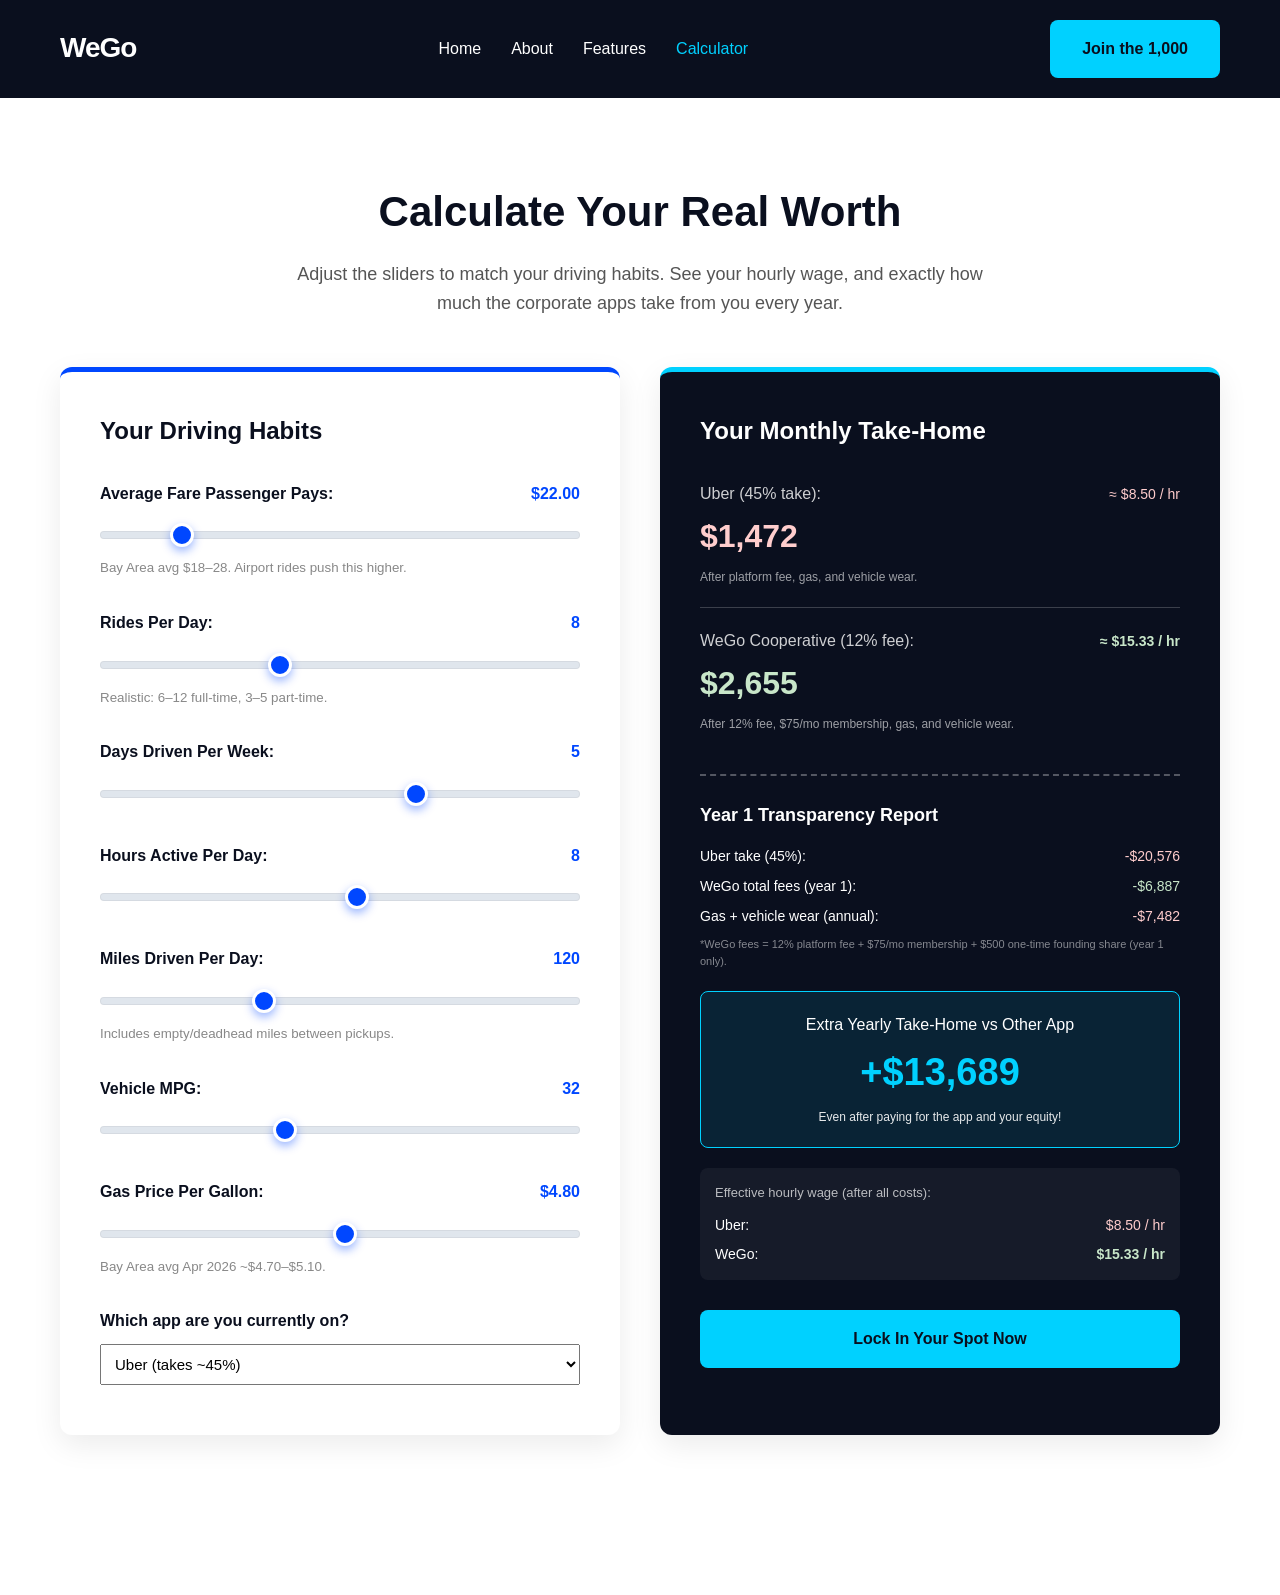
<file: calculator.html>
<!DOCTYPE html>
<html lang="en">
<head>
    <meta charset="UTF-8">
    <meta name="viewport" content="width=device-width, initial-scale=1.0">
    <title>Earnings Calculator | WeGo</title>
    <link rel="stylesheet" href="styles.css">
</head>
<body>

    <header>
        <div class="container">
            <div class="logo"><a href="index.html">WeGo</a></div>
            <nav>
                <ul>
                    <li><a href="index.html">Home</a></li>
                    <li><a href="about.html">About</a></li>
                    <li><a href="features.html">Features</a></li>
                    <li><a href="calculator.html" style="color: var(--secondary);">Calculator</a></li>
                </ul>
            </nav>
            <a href="contact.html" class="cta">Join the 1,000</a>
        </div>
    </header>

    <main>
        <section style="padding: 80px 0; background: var(--white);">
            <div class="container">
                <div class="section-header" style="text-align: center; margin-bottom: 50px;">
                    <h1 style="font-size: 42px; color: var(--dark); margin-bottom: 15px;">Calculate Your Real Worth</h1>
                    <p style="font-size: 18px; color: #555; max-width: 700px; margin: 0 auto;">Adjust the sliders to match your driving habits. See your hourly wage, and exactly how much the corporate apps take from you every year.</p>
                </div>

                <div class="service-row" style="gap: 40px; align-items: stretch;">

                    <!-- LEFT PANEL: Inputs -->
                    <div class="calculator-mockup" style="flex: 1; padding: 40px;">
                        <h3 style="margin-bottom: 30px; font-size: 24px;">Your Driving Habits</h3>

                        <div style="margin-bottom: 30px;">
                            <label style="display: flex; justify-content: space-between; font-weight: bold; margin-bottom: 10px;">
                                Average Fare Passenger Pays: <span id="fareValue" style="color: var(--primary);">$22.00</span>
                            </label>
                            <input type="range" id="avgFare" min="8" max="100" step="1" value="22" style="width: 100%; cursor: pointer;">
                            <small style="color: #888;">Bay Area avg $18–28. Airport rides push this higher.</small>
                        </div>

                        <div style="margin-bottom: 30px;">
                            <label style="display: flex; justify-content: space-between; font-weight: bold; margin-bottom: 10px;">
                                Rides Per Day: <span id="ridesValue" style="color: var(--primary);">8</span>
                            </label>
                            <input type="range" id="ridesPerDay" min="1" max="20" step="1" value="8" style="width: 100%; cursor: pointer;">
                            <small style="color: #888;">Realistic: 6–12 full-time, 3–5 part-time.</small>
                        </div>

                        <div style="margin-bottom: 30px;">
                            <label style="display: flex; justify-content: space-between; font-weight: bold; margin-bottom: 10px;">
                                Days Driven Per Week: <span id="daysValue" style="color: var(--primary);">5</span>
                            </label>
                            <input type="range" id="daysPerWeek" min="1" max="7" step="1" value="5" style="width: 100%; cursor: pointer;">
                        </div>

                        <div style="margin-bottom: 30px;">
                            <label style="display: flex; justify-content: space-between; font-weight: bold; margin-bottom: 10px;">
                                Hours Active Per Day: <span id="hoursValue" style="color: var(--primary);">8</span>
                            </label>
                            <input type="range" id="hoursPerDay" min="1" max="14" step="1" value="8" style="width: 100%; cursor: pointer;">
                        </div>

                        <div style="margin-bottom: 30px;">
                            <label style="display: flex; justify-content: space-between; font-weight: bold; margin-bottom: 10px;">
                                Miles Driven Per Day: <span id="milesValue" style="color: var(--primary);">120</span>
                            </label>
                            <input type="range" id="milesPerDay" min="30" max="300" step="5" value="120" style="width: 100%; cursor: pointer;">
                            <small style="color: #888;">Includes empty/deadhead miles between pickups.</small>
                        </div>

                        <div style="margin-bottom: 30px;">
                            <label style="display: flex; justify-content: space-between; font-weight: bold; margin-bottom: 10px;">
                                Vehicle MPG: <span id="mpgValue" style="color: var(--primary);">32</span>
                            </label>
                            <input type="range" id="vehicleMpg" min="15" max="60" step="1" value="32" style="width: 100%; cursor: pointer;">
                        </div>

                        <div style="margin-bottom: 30px;">
                            <label style="display: flex; justify-content: space-between; font-weight: bold; margin-bottom: 10px;">
                                Gas Price Per Gallon: <span id="gasValue" style="color: var(--primary);">$4.80</span>
                            </label>
                            <input type="range" id="gasPrice" min="2.50" max="7.00" step="0.10" value="4.80" style="width: 100%; cursor: pointer;">
                            <small style="color: #888;">Bay Area avg Apr 2026 ~$4.70–$5.10.</small>
                        </div>

                        <div style="margin-bottom: 10px;">
                            <label style="display: block; font-weight: bold; margin-bottom: 10px;">Which app are you currently on?</label>
                            <select id="platformSelect" style="width: 100%; padding: 10px; font-size: 15px; cursor: pointer;">
                                <option value="0.45">Uber (takes ~45%)</option>
                                <option value="0.42">Lyft (takes ~42%)</option>
                                <option value="0.435">Both / Not sure (avg ~43.5%)</option>
                            </select>
                        </div>
                    </div>

                    <!-- RIGHT PANEL: Results -->
                    <div class="calculator-mockup" style="flex: 1; padding: 40px; background: var(--dark); color: var(--white); border-top: 5px solid var(--secondary);">
                        <h3 style="margin-bottom: 30px; font-size: 24px; color: var(--white);">Your Monthly Take-Home</h3>

                        <!-- Other App Result -->
                        <div style="margin-bottom: 20px; padding-bottom: 20px; border-bottom: 1px solid rgba(255,255,255,0.2);">
                            <div style="display: flex; justify-content: space-between; align-items: baseline;">
                                <div style="font-size: 16px; opacity: 0.8;" id="otherAppLabel">Other App (45% take):</div>
                                <div id="otherHourly" style="font-size: 14px; color: #FFCDCD;">≈ $0.00 / hr</div>
                            </div>
                            <div id="otherTakeHome" style="font-size: 32px; font-weight: bold; color: #FFCDCD; margin-top: 5px;">$0</div>
                            <div style="font-size: 12px; opacity: 0.6; margin-top: 5px;">After platform fee, gas, and vehicle wear.</div>
                        </div>

                        <!-- WeGo Result -->
                        <div style="margin-bottom: 20px; padding-bottom: 20px;">
                            <div style="display: flex; justify-content: space-between; align-items: baseline;">
                                <div style="font-size: 16px; opacity: 0.8;">WeGo Cooperative (12% fee):</div>
                                <div id="wegoHourly" style="font-size: 14px; color: #C8E6C9; font-weight: bold;">≈ $0.00 / hr</div>
                            </div>
                            <div id="wegoTakeHome" style="font-size: 32px; font-weight: bold; color: #C8E6C9; margin-top: 5px;">$0</div>
                            <div style="font-size: 12px; opacity: 0.6; margin-top: 5px;">After 12% fee, $75/mo membership, gas, and vehicle wear.</div>
                        </div>

                        <!-- Year 1 Transparency Report -->
                        <div style="margin-top: 20px; padding-top: 25px; border-top: 2px dashed rgba(255,255,255,0.3);">
                            <h4 style="font-size: 18px; color: var(--white); margin-bottom: 15px;">Year 1 Transparency Report</h4>

                            <div style="display: flex; justify-content: space-between; font-size: 14px; margin-bottom: 8px;">
                                <span id="otherTakeLabel">Other App take (45%):</span>
                                <span id="yearlyOtherTake" style="color: #FFCDCD;">-$0</span>
                            </div>

                            <div style="display: flex; justify-content: space-between; font-size: 14px; margin-bottom: 8px;">
                                <span>WeGo total fees (year 1):</span>
                                <span id="yearlyWeGoFees" style="color: #C8E6C9;">-$0</span>
                            </div>

                            <div style="display: flex; justify-content: space-between; font-size: 14px; margin-bottom: 8px;">
                                <span>Gas + vehicle wear (annual):</span>
                                <span id="yearlyDrivingCosts" style="color: #FFCDCD;">-$0</span>
                            </div>

                            <div style="font-size: 11px; opacity: 0.5; margin-bottom: 20px;">*WeGo fees = 12% platform fee + $75/mo membership + $500 one-time founding share (year 1 only).</div>

                            <!-- Extra Cash Box -->
                            <div style="text-align: center; background: rgba(0, 209, 255, 0.1); border: 1px solid var(--secondary); padding: 20px; border-radius: 8px;">
                                <div style="font-size: 16px; margin-bottom: 5px;">Extra Yearly Take-Home vs Other App</div>
                                <div id="yearlyExtra" style="font-size: 38px; font-weight: 900; color: var(--secondary);">+$0</div>
                                <div style="font-size: 12px; opacity: 0.9; margin-top: 5px;" id="extraNote">Even after paying for the app and your equity!</div>
                            </div>

                            <!-- Hourly Comparison -->
                            <div style="margin-top: 20px; padding: 15px; background: rgba(255,255,255,0.05); border-radius: 8px;">
                                <div style="font-size: 13px; opacity: 0.7; margin-bottom: 10px;">Effective hourly wage (after all costs):</div>
                                <div style="display: flex; justify-content: space-between; font-size: 14px; margin-bottom: 6px;">
                                    <span id="otherHrLabel">Other App:</span>
                                    <span id="otherHrFinal" style="color: #FFCDCD;">$0.00 / hr</span>
                                </div>
                                <div style="display: flex; justify-content: space-between; font-size: 14px;">
                                    <span>WeGo:</span>
                                    <span id="wegoHrFinal" style="color: #C8E6C9; font-weight: bold;">$0.00 / hr</span>
                                </div>
                            </div>
                        </div>

                        <a href="contact.html" class="cta" style="width: 100%; text-align: center; margin-top: 30px; display: block;">Lock In Your Spot Now</a>
                    </div>

                </div>
            </div>
        </section>
    </main>

    <script>
        const fareInput       = document.getElementById('avgFare');
        const ridesInput      = document.getElementById('ridesPerDay');
        const daysInput       = document.getElementById('daysPerWeek');
        const hoursInput      = document.getElementById('hoursPerDay');
        const milesInput      = document.getElementById('milesPerDay');
        const mpgInput        = document.getElementById('vehicleMpg');
        const gasInput        = document.getElementById('gasPrice');
        const platformSelect  = document.getElementById('platformSelect');

        const fareDisplay     = document.getElementById('fareValue');
        const ridesDisplay    = document.getElementById('ridesValue');
        const daysDisplay     = document.getElementById('daysValue');
        const hoursDisplay    = document.getElementById('hoursValue');
        const milesDisplay    = document.getElementById('milesValue');
        const mpgDisplay      = document.getElementById('mpgValue');
        const gasDisplay      = document.getElementById('gasValue');

        function fmt(n) {
            return '$' + Math.round(n).toLocaleString();
        }

        function calculateEarnings() {
            const fare       = parseFloat(fareInput.value);
            const rides      = parseInt(ridesInput.value);
            const days       = parseInt(daysInput.value);
            const hours      = parseInt(hoursInput.value);
            const miles      = parseFloat(milesInput.value);
            const mpg        = parseFloat(mpgInput.value);
            const gas        = parseFloat(gasInput.value);
            const otherTake  = parseFloat(platformSelect.value);

            fareDisplay.innerText  = '$' + fare.toFixed(2);
            ridesDisplay.innerText = rides;
            daysDisplay.innerText  = days;
            hoursDisplay.innerText = hours;
            milesDisplay.innerText = miles;
            mpgDisplay.innerText   = mpg;
            gasDisplay.innerText   = '$' + gas.toFixed(2);

            const platformNames = {
                '0.45':  'Uber',
                '0.42':  'Lyft',
                '0.435': 'Other App'
            };
            const name = platformNames[String(otherTake)] || 'Other App';
            const takePct = Math.round(otherTake * 100);

            document.getElementById('otherAppLabel').innerText  = name + ' (' + takePct + '% take):';
            document.getElementById('otherTakeLabel').innerText = name + ' take (' + takePct + '%):';
            document.getElementById('otherHrLabel').innerText   = name + ':';

            const weeksPerMonth  = 4.33;
            const ridesPerMonth  = rides * days * weeksPerMonth;
            const hoursPerMonth  = hours * days * weeksPerMonth;
            const milesPerMonth  = miles * days * weeksPerMonth;

            const grossMonthly   = fare * ridesPerMonth;

            // Driving costs (same for both platforms)
            const gasCostMonth   = (milesPerMonth / mpg) * gas;
            const wearCostMonth  = milesPerMonth * 0.09; // $0.09/mi vehicle wear
            const drivingCostsMo = gasCostMonth + wearCostMonth;

            // Other App math
            const otherNetBeforeCosts = grossMonthly * (1 - otherTake);
            const otherNetMonth       = otherNetBeforeCosts - drivingCostsMo;
            const otherHourly         = otherNetMonth / hoursPerMonth;

            // WeGo math
            const wegoFeeRate    = 0.12;
            const wegoMembership = 75;
            const wegoNetBeforeCosts = grossMonthly * (1 - wegoFeeRate);
            const wegoNetMonth       = wegoNetBeforeCosts - drivingCostsMo - wegoMembership;
            const wegoHourly         = wegoNetMonth / hoursPerMonth;

            // Annual figures
            const yearlyOtherTake   = grossMonthly * otherTake * 12;
            const yearlyWeGoFees    = (grossMonthly * wegoFeeRate * 12) + (wegoMembership * 12) + 500;
            const yearlyDrivingCosts = drivingCostsMo * 12;

            const yearlyOtherNet    = otherNetMonth * 12;
            const yearlyWeGoNet     = (wegoNetMonth * 12) - 500; // subtract one-time founding share
            const yearlyExtra       = yearlyWeGoNet - yearlyOtherNet;

            // Update UI
            document.getElementById('otherTakeHome').innerText  = fmt(otherNetMonth);
            document.getElementById('wegoTakeHome').innerText   = fmt(wegoNetMonth);
            document.getElementById('otherHourly').innerText    = '≈ $' + otherHourly.toFixed(2) + ' / hr';
            document.getElementById('wegoHourly').innerText     = '≈ $' + wegoHourly.toFixed(2) + ' / hr';
            document.getElementById('otherHrFinal').innerText   = '$' + otherHourly.toFixed(2) + ' / hr';
            document.getElementById('wegoHrFinal').innerText    = '$' + wegoHourly.toFixed(2) + ' / hr';

            document.getElementById('yearlyOtherTake').innerText    = '-' + fmt(yearlyOtherTake);
            document.getElementById('yearlyWeGoFees').innerText     = '-' + fmt(yearlyWeGoFees);
            document.getElementById('yearlyDrivingCosts').innerText = '-' + fmt(yearlyDrivingCosts);

            const sign = yearlyExtra >= 0 ? '+' : '';
            document.getElementById('yearlyExtra').innerText = sign + '$' + Math.abs(Math.round(yearlyExtra)).toLocaleString();
            document.getElementById('extraNote').innerText = yearlyExtra >= 0
                ? 'Even after paying for the app and your equity!'
                : 'Increase your ride volume or fare to see WeGo pull ahead.';
        }

        fareInput.addEventListener('input', calculateEarnings);
        ridesInput.addEventListener('input', calculateEarnings);
        daysInput.addEventListener('input', calculateEarnings);
        hoursInput.addEventListener('input', calculateEarnings);
        milesInput.addEventListener('input', calculateEarnings);
        mpgInput.addEventListener('input', calculateEarnings);
        gasInput.addEventListener('input', calculateEarnings);
        platformSelect.addEventListener('change', calculateEarnings);

        calculateEarnings();
    </script>
</body>
</html>
</file>
<file: styles.css>
/* =========================================
   1. VARIABLES & BASE SETUP
   ========================================= */
:root {
    --primary: #0047FF; 
    --secondary: #00D1FF; 
    --dark: #0A0F1E; 
    --light: #F4F7FA;
    --white: #FFFFFF;
}

* { margin: 0; padding: 0; box-sizing: border-box; font-family: 'Inter', sans-serif; }
body { background: var(--light); color: var(--dark); line-height: 1.6; }
.container { max-width: 1200px; margin: 0 auto; padding: 0 20px; }

/* =========================================
   2. HEADER & NAVIGATION
   ========================================= */
header { background: var(--dark); padding: 20px 0; position: sticky; top: 0; z-index: 100; }
header .container { display: flex; justify-content: space-between; align-items: center; }
.logo { color: var(--white); font-size: 28px; font-weight: 800; letter-spacing: -1px; }
.logo a { color: var(--white); text-decoration: none; }
nav ul { display: flex; list-style: none; gap: 30px; }
nav ul li a { color: var(--white); text-decoration: none; font-weight: 500; transition: 0.3s; }
nav ul li a:hover { color: var(--secondary); }

/* =========================================
   3. HERO SECTIONS 
   ========================================= */
.hero { background: linear-gradient(135deg, var(--dark) 0%, var(--primary) 100%); color: var(--white); padding: 120px 0 100px; text-align: center; }
.hero h2 { font-size: 52px; margin-bottom: 24px; font-weight: 800; }
.hero p { font-size: 20px; max-width: 800px; margin: 0 auto 40px; opacity: 0.9; line-height: 1.6; }

.highlight-math {
    font-size: 1.5em; 
    font-weight: 900; 
    color: var(--secondary); 
    text-transform: uppercase; 
}

/* =========================================
   4. BUTTONS & LINKS
   ========================================= */
.cta { background: var(--secondary); color: var(--dark); padding: 16px 32px; border-radius: 8px; text-decoration: none; font-weight: 700; transition: 0.3s ease; display: inline-block; border: none; cursor: pointer; }
.cta:hover { transform: translateY(-3px); box-shadow: 0 10px 20px rgba(0,209,255,0.3); }

.hero-ctas { margin-top: 30px; display: flex; justify-content: center; gap: 20px; }
.hero-ctas a { color: var(--white); text-decoration: none; font-weight: 700; font-size: 18px; padding: 14px 32px; border: 2px solid var(--white); border-radius: 8px; transition: 0.3s ease; display: inline-block; }
.hero-ctas a:hover { background: var(--white); color: var(--primary); transform: translateY(-3px); box-shadow: 0 10px 20px rgba(255, 255, 255, 0.2); }

/* =========================================
   5. FEATURE CARDS & GRIDS
   ========================================= */
.feature-grid { display: grid; grid-template-columns: repeat(auto-fit, minmax(280px, 1fr)); gap: 40px; padding: 80px 0;} 
.feature-card { background: var(--light); padding: 50px 40px; border-radius: 12px; box-shadow: 0 4px 6px rgba(0,0,0,0.05); transition: 0.3s ease; border-top: 4px solid var(--primary); }
.feature-card:hover { transform: translateY(-10px); }
.feature-card h3 { color: var(--dark); margin-bottom: 20px; font-size: 26px; font-weight: 800; }
.feature-card p { font-size: 16px; opacity: 0.8; line-height: 1.7; }

.dashboard-grid { display: grid; grid-template-columns: repeat(12, 1fr); gap: 30px; margin-bottom: 80px; } 
.stats-panel { background: var(--white); padding: 30px; border-radius: 12px; box-shadow: 0 10px 30px rgba(0,0,0,0.05); }

/* =========================================
   6. SERVICES LAYOUT
   ========================================= */
.service-list { display: grid; grid-template-columns: repeat(auto-fit, minmax(320px, 1fr)); gap: 40px; padding: 80px 0; }
.service-item { background: var(--white); padding: 40px; border-radius: 12px; border-left: 6px solid var(--primary); box-shadow: 0 4px 10px rgba(0,0,0,0.03); transition: 0.3s ease; }
.service-item:hover { transform: translateY(-5px); box-shadow: 0 10px 25px rgba(0, 71, 255, 0.1); }
.service-item h3 { color: var(--dark); font-size: 24px; margin-bottom: 16px; }
.service-item p { font-size: 16px; opacity: 0.8; line-height: 1.7; }

.service-row { display: grid; grid-template-columns: 1fr 1fr; gap: 60px; align-items: center; margin-bottom: 80px; } 
.service-row.reverse-row { direction: rtl; }
.service-row.reverse-row .service-text { direction: ltr; }
.service-text h3 { font-size: 32px; color: var(--primary); margin-bottom: 24px; }
.service-text p { font-size: 18px; line-height: 1.7; margin-bottom: 24px; }
.service-text ul { list-style: none; padding: 0; }
.service-text ul li { font-size: 16px; margin-bottom: 16px; padding-left: 35px; position: relative; }
.service-text ul li::before { content: '✓'; color: var(--primary); position: absolute; left: 0; font-weight: bold; font-size: 18px; }

.service-graphic { background: #e0e6ed; height: 450px; border-radius: 12px; border: 2px solid var(--primary); display: flex; align-items: center; justify-content: center; color: var(--dark); font-weight: 700; opacity: 0.8; box-shadow: 0 10px 30px rgba(0,0,0,0.05); }

/* =========================================
   7. CONTACT FORM
   ========================================= */
.contact-form { display: flex; flex-direction: column; gap: 24px; }
.form-row { display: grid; grid-template-columns: 1fr 1fr; gap: 24px; }
.contact-form input, .contact-form select, .contact-form textarea { width: 100%; padding: 16px; border: 1px solid #ccc; border-radius: 8px; font-size: 16px; background: #f9fbfd; transition: 0.3s; }
.contact-form input:focus, .contact-form select:focus, .contact-form textarea:focus { outline: none; border-color: var(--primary); box-shadow: 0 0 0 3px rgba(0, 71, 255, 0.1); }
.contact-form textarea { resize: vertical; min-height: 150px; }
.submit-btn { width: 100%; padding: 18px; font-size: 18px; margin-top: 10px; }

/* =========================================
   8. URGENCY, COMPARISON & CALCULATOR UI
   ========================================= */
.urgency-badge {
    background: rgba(255, 255, 255, 0.15);
    color: var(--white);
    display: inline-block;
    padding: 10px 20px;
    border-radius: 50px;
    font-weight: 600;
    font-size: 14px;
    margin-bottom: 30px;
    border: 1px solid rgba(255, 255, 255, 0.3);
}

.comparison-section {
    padding: 100px 0; 
}

.comparison-grid {
    display: grid;
    grid-template-columns: 1fr 1fr;
    gap: 40px;
    margin-top: 50px;
}

.compare-card {
    padding: 50px;
    border-radius: 12px;
}

.compare-card h3 {
    font-size: 28px;
    margin-bottom: 30px;
}

.compare-card ul {
    list-style: none;
    padding: 0;
}

.compare-card ul li {
    margin-bottom: 20px;
    font-size: 18px;
    padding-left: 35px;
    position: relative;
}

.old-way { background: #FFEBEB; border: 1px solid #FFCDCD; }
.old-way h3 { color: #D32F2F; }
.old-way ul li::before { content: '✖'; color: #D32F2F; position: absolute; left: 0; }

.wego-way { background: #E8F5E9; border: 1px solid #C8E6C9; box-shadow: 0 10px 30px rgba(0,0,0,0.05); }
.wego-way h3 { color: #2E7D32; }
.wego-way ul li::before { content: '✓'; color: #2E7D32; position: absolute; left: 0; font-weight: bold; }

.calculator-mockup {
    background: var(--white);
    padding: 50px;
    border-radius: 12px;
    box-shadow: 0 10px 30px rgba(0,0,0,0.08);
    border-top: 5px solid var(--primary);
}

.calc-result {
    background: var(--light);
    padding: 30px;
    border-radius: 8px;
    text-align: center;
    margin-top: 30px;
}

.pension-amount {
    font-size: 48px;
    font-weight: 800;
    color: var(--primary);
    margin: 10px 0;
}

.pension-amount span {
    font-size: 20px;
    color: var(--dark);
}

/* =========================================
   9. MEGA FOOTER
   ========================================= */
.mega-footer { background: var(--dark); color: var(--white); padding: 100px 0 40px; margin-top: 100px; }
.footer-brand { margin-bottom: 60px; }
.footer-brand h2 { font-size: 42px; margin-bottom: 15px; letter-spacing: -1px; }
.help-link { color: var(--white); text-decoration: none; font-size: 16px; opacity: 0.8; transition: 0.3s; }
.help-link:hover { opacity: 1; color: var(--secondary); }

.footer-grid { display: grid; grid-template-columns: repeat(3, 1fr); gap: 50px; margin-bottom: 60px; }
.footer-col h4 { font-size: 20px; margin-bottom: 25px; font-weight: 600; }
.footer-col ul { list-style: none; padding: 0; }
.footer-col ul li { margin-bottom: 18px; }
.footer-col ul li a { color: #A0AABF; text-decoration: none; font-size: 15px; transition: 0.3s; }
.footer-col ul li a:hover { color: var(--white); padding-left: 5px; }

.footer-apps { display: flex; gap: 24px; margin-bottom: 60px; padding-top: 50px; border-top: 1px solid rgba(255, 255, 255, 0.1); }
.app-btn { display: flex; align-items: center; background: transparent; border: 2px solid #A0AABF; border-radius: 8px; padding: 12px 24px; color: var(--white); text-decoration: none; transition: 0.3s; }
.app-btn:hover { border-color: var(--white); background: rgba(255,255,255,0.05); }

.store-badge img { height: 45px; width: auto; transition: 0.3s ease; }
.store-badge img:hover { transform: translateY(-3px); opacity: 0.9; }

.footer-meta { display: flex; justify-content: space-between; align-items: flex-end; padding-top: 40px; border-top: 1px solid rgba(255, 255, 255, 0.1); }
.social-icons { display: flex; align-items: center; gap: 24px; margin-bottom: 24px; }
.social-icons a { color: var(--white); transition: 0.3s ease; display: inline-flex; }
.social-icons a:hover { color: var(--secondary); transform: translateY(-3px); }

.locale-info span { margin-right: 24px; color: #A0AABF; font-size: 15px; }
.meta-right { text-align: right; }
.meta-right a { color: #A0AABF; text-decoration: none; margin-left: 24px; font-size: 14px; }
.meta-right a:hover, .social-icons a:hover { color: var(--secondary); }
.copyright { color: #A0AABF; font-size: 14px; margin-top: 20px; }

/* =========================================
   10. MOBILE RESPONSIVENESS (The Final Polish)
   ========================================= */
@media (max-width: 768px) {
    /* Hero fixes */
    .hero { padding: 80px 0 60px; }
    .hero-ctas { flex-direction: column; gap: 15px; }
    .hero-ctas a { margin: 0 !important; width: 100%; text-align: center; }
    .hero h2 { font-size: 36px; }
    .hero p { font-size: 18px; }

    /* Nav Fixes */
    header .container { flex-direction: column; gap: 20px; }
    nav ul { flex-wrap: wrap; justify-content: center; gap: 20px !important; }
    nav ul li a { font-size: 16px; }
    header .cta { width: 100% !important; text-align: center !important; }

    /* General Layout Spacing Fixes */
    .feature-grid, .service-list { padding: 60px 0; }
    .comparison-section { padding: 60px 0; }
    .mega-footer { margin-top: 60px; padding: 60px 0 30px; }

    /* Force grids to stack vertically */
    .dashboard-grid, .service-row, .comparison-grid { display: flex !important; flex-direction: column !important; gap: 40px; }
    .dashboard-grid > div, .service-row > div { width: 100% !important; grid-column: span 12 !important; padding-right: 0 !important; padding-left: 0 !important; }

    /* Form Fixes */
    .contact-form { display: flex !important; flex-direction: column !important; width: 100% !important; }
    .form-row { display: flex !important; flex-direction: column !important; gap: 20px !important; }
    .contact-form input, .contact-form select, .contact-form textarea { width: 100% !important; max-width: 100% !important; box-sizing: border-box !important; padding: 15px !important; font-size: 16px !important; }
    .submit-btn { width: 100% !important; padding: 18px !important; font-size: 18px !important; }

    /* Mega Footer Fixes */
    .footer-grid { grid-template-columns: 1fr !important; gap: 40px !important; }
    .footer-apps { flex-direction: column !important; gap: 15px; }
    .app-btn { width: 100% !important; justify-content: center !important; }
    .footer-meta { flex-direction: column !important; align-items: flex-start !important; gap: 30px !important; }
    .meta-right { text-align: left !important; }
    .meta-right a { display: block !important; margin-left: 0 !important; margin-bottom: 15px !important; }
}

/* =========================================
   11. CUSTOM INTERACTIVE SLIDERS
   ========================================= */
input[type=range] {
    -webkit-appearance: none;
    width: 100%;
    background: transparent;
    margin: 15px 0;
}

input[type=range]:focus {
    outline: none;
}

/* The Slider Track */
input[type=range]::-webkit-slider-runnable-track {
    width: 100%;
    height: 8px;
    cursor: pointer;
    background: #E0E6ED; /* Light grey/blue track */
    border-radius: 10px;
    border: 1px solid rgba(0,0,0,0.05);
}

/* The Draggable Dot (Thumb) */
input[type=range]::-webkit-slider-thumb {
    height: 24px;
    width: 24px;
    border-radius: 50%;
    background: var(--primary); /* Main blue */
    cursor: pointer;
    -webkit-appearance: none;
    margin-top: -9px; /* Centers the dot on the track */
    box-shadow: 0 4px 10px rgba(0, 71, 255, 0.4);
    transition: 0.2s ease;
    border: 3px solid var(--white);
}

/* Hover effect for the dot */
input[type=range]::-webkit-slider-thumb:hover {
    background: var(--secondary); /* Turns cyan when hovered */
    transform: scale(1.15); /* Grows slightly */
}

/* Firefox Support */
input[type=range]::-moz-range-track {
    width: 100%;
    height: 8px;
    cursor: pointer;
    background: #E0E6ED;
    border-radius: 10px;
}
input[type=range]::-moz-range-thumb {
    height: 24px;
    width: 24px;
    border-radius: 50%;
    background: var(--primary);
    cursor: pointer;
    border: 3px solid var(--white);
    box-shadow: 0 4px 10px rgba(0, 71, 255, 0.4);
}
</file>
